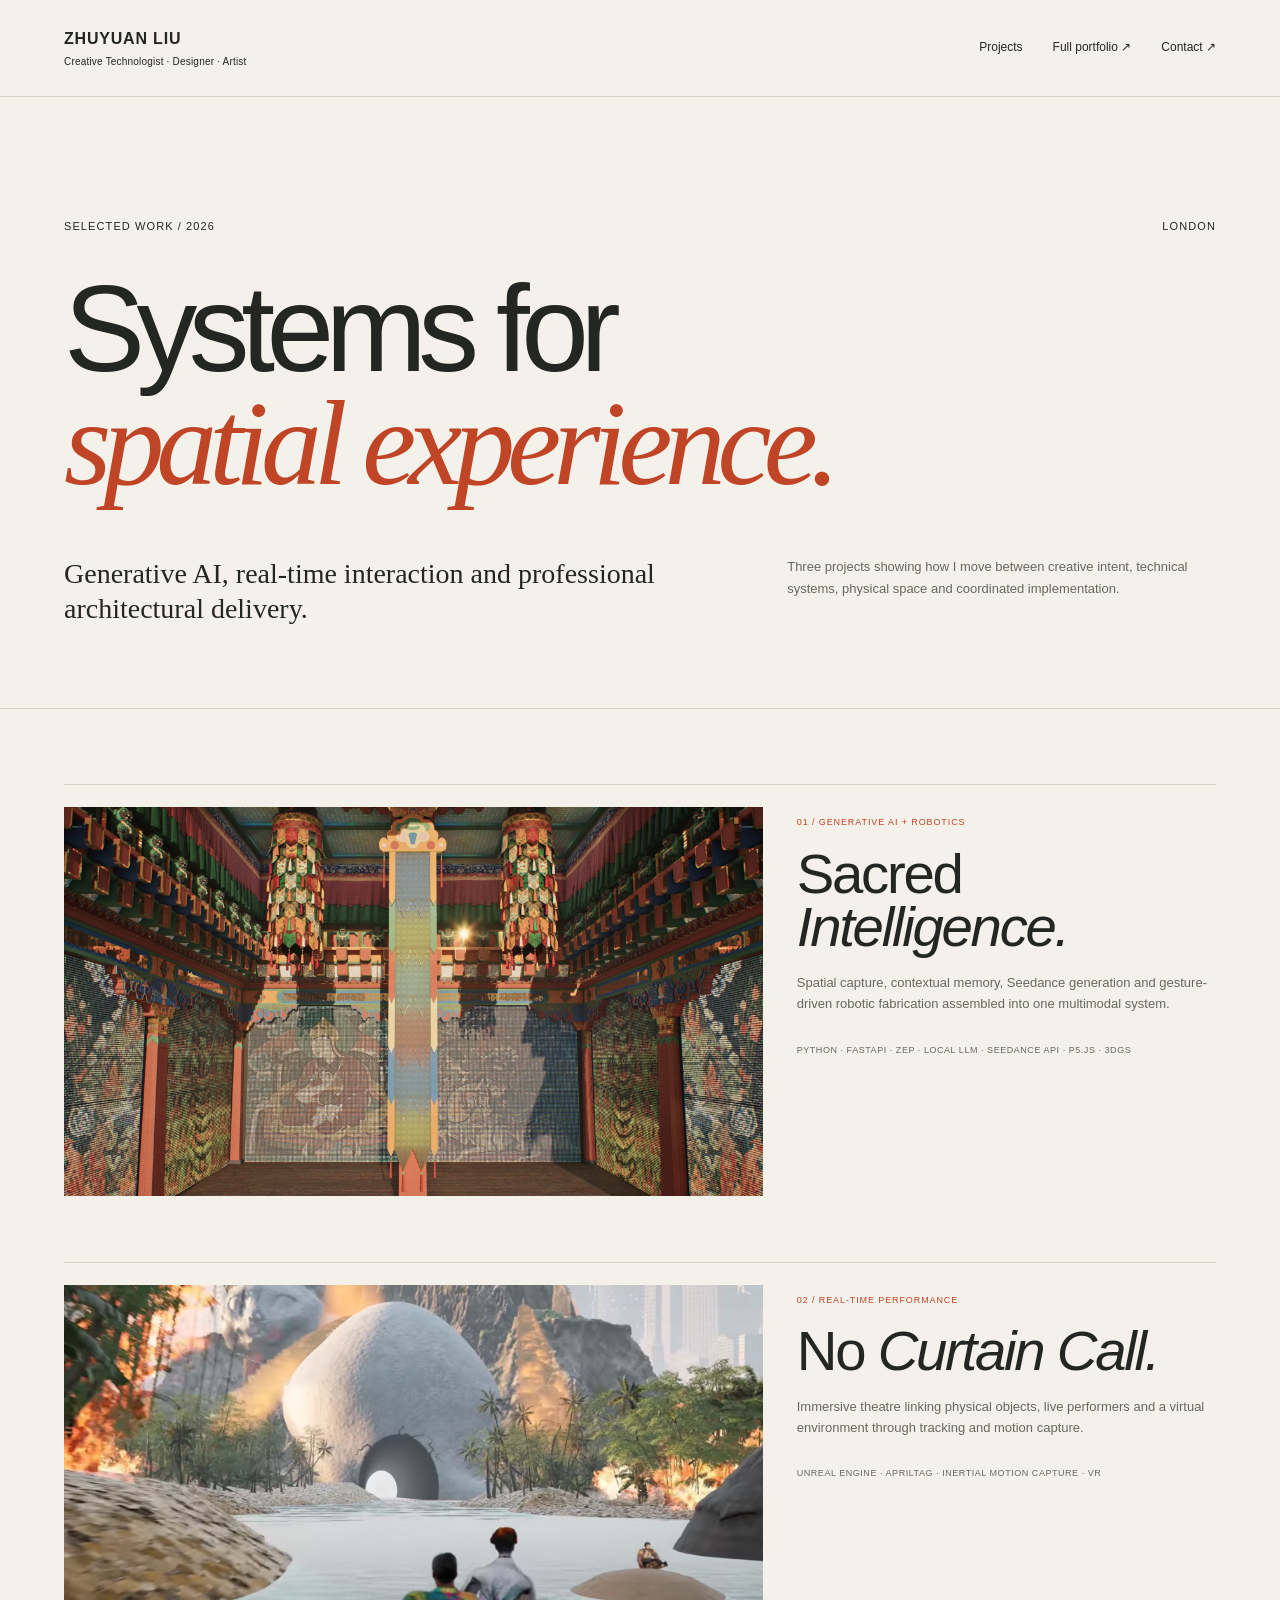
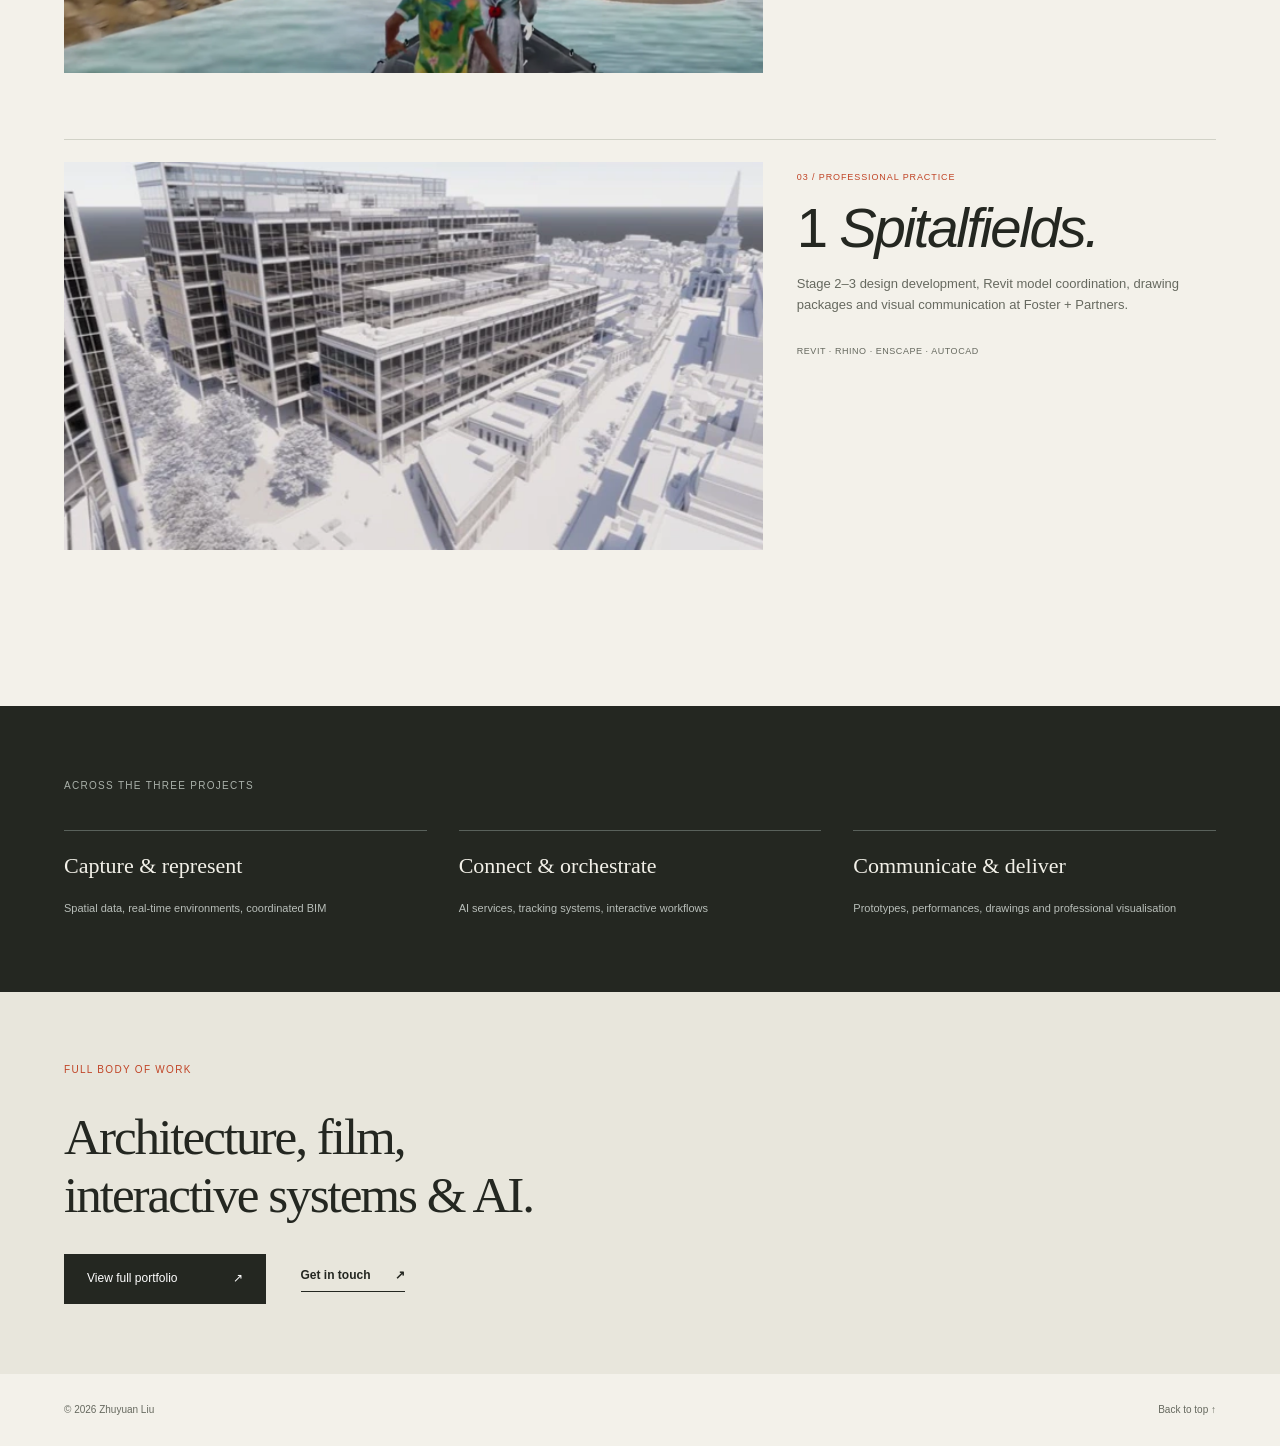
<file: index.html>
<!doctype html>
<html lang="en"><head><meta charset="utf-8"><meta name="viewport" content="width=device-width,initial-scale=1"><title>Selected Projects — Zhuyuan Liu</title><meta name="description" content="Selected projects by Zhuyuan Liu across generative AI, interactive systems, real-time media and professional architectural practice."><meta name="theme-color" content="#f3f1ea"><link rel="icon" href="favicon.svg" type="image/svg+xml"><link rel="stylesheet" href="style.css"></head><body>
<a class="skip" href="#main">Skip to content</a><header class="header"><a class="wordmark" href="#top">ZHUYUAN LIU<span>Creative Technologist · Designer · Artist</span></a><nav aria-label="Main navigation"><a href="#projects">Projects</a><a href="Portfolio_Zhuyuan_Liu.pdf" target="_blank" rel="noopener">Full portfolio ↗</a><a href="mailto:zhuyuan.liu@outlook.com">Contact ↗</a></nav></header>
<main id="main"><section class="landing-hero wrap" id="top"><div class="eyebrow"><span>Selected work / 2026</span><span>London</span></div><h1>Systems for<br><em>spatial experience.</em></h1><div class="landing-intro"><p>Generative AI, real-time interaction and professional architectural delivery.</p><p>Three projects showing how I move between creative intent, technical systems, physical space and coordinated implementation.</p></div></section>
<section class="wrap landing-projects" id="projects"><a class="project-card feature" href="projects/sacred-intelligence/"><figure><img src="assets/hero.webp" alt="Sacred Intelligence responsive ritual space"></figure><div class="project-card-copy"><span>01 / Generative AI + robotics</span><h2>Sacred<br><em>Intelligence.</em></h2><p>Spatial capture, contextual memory, Seedance generation and gesture-driven robotic fabrication assembled into one multimodal system.</p><small>Python · FastAPI · Zep · Local LLM · Seedance API · p5.js · 3DGS</small></div></a>
<a class="project-card feature" href="projects/no-curtain-call/">
<figure><img src="assets/ncc/vr.webp" alt="No Curtain Call virtual theatre and performance test"></figure>
<div class="project-card-copy">
<span>02 / Real-time performance</span>
<h2>No <em>Curtain Call.</em></h2>
<p>Immersive theatre linking physical objects, live performers and a virtual environment through tracking and motion capture.</p>
<small>Unreal Engine · AprilTag · Inertial motion capture · VR</small>
</div>
</a>
<a class="project-card feature" href="projects/1-spitalfields/">
<figure><img src="assets/spitalfields/hero.webp" alt="1 Spitalfields coordinated building model"></figure>
<div class="project-card-copy">
<span>03 / Professional practice</span>
<h2>1 <em>Spitalfields.</em></h2>
<p>Stage 2–3 design development, Revit model coordination, drawing packages and visual communication at Foster + Partners.</p>
<small>Revit · Rhino · Enscape · AutoCAD</small>
</div>
</a></section>
<section class="landing-note"><div class="wrap"><span class="section-label">Across the three projects</span><div class="landing-capabilities"><div><strong>Capture & represent</strong><span>Spatial data, real-time environments, coordinated BIM</span></div><div><strong>Connect & orchestrate</strong><span>AI services, tracking systems, interactive workflows</span></div><div><strong>Communicate & deliver</strong><span>Prototypes, performances, drawings and professional visualisation</span></div></div></div></section>
<section class="closing"><div class="wrap"><span class="section-label">Full body of work</span><h2>Architecture, film,<br>interactive systems & AI.</h2><div class="closing-links"><a class="button" href="Portfolio_Zhuyuan_Liu.pdf" target="_blank" rel="noopener">View full portfolio <span>↗</span></a><a class="text-link" href="mailto:zhuyuan.liu@outlook.com">Get in touch <span>↗</span></a></div></div></section></main><footer class="wrap"><span>© 2026 Zhuyuan Liu</span><a href="#top">Back to top ↑</a></footer><script src="script.js"></script></body></html>
</file>
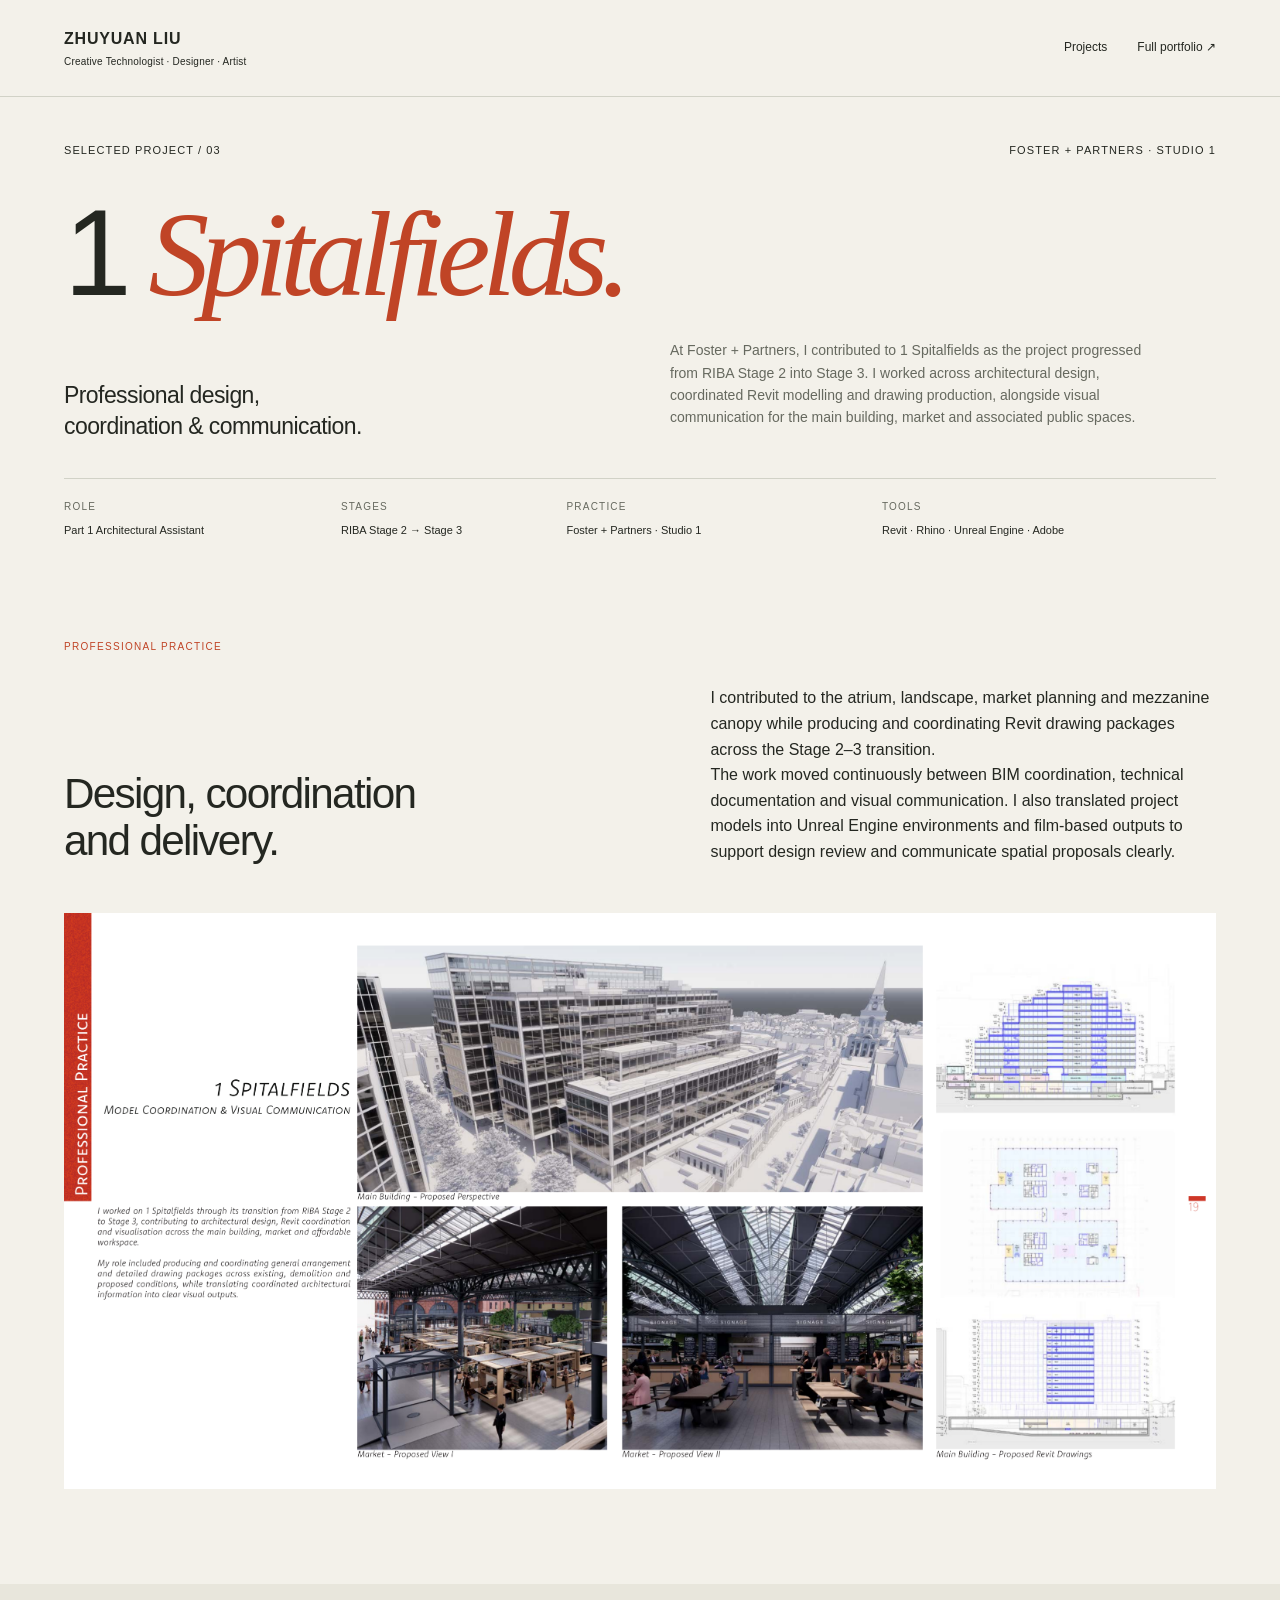
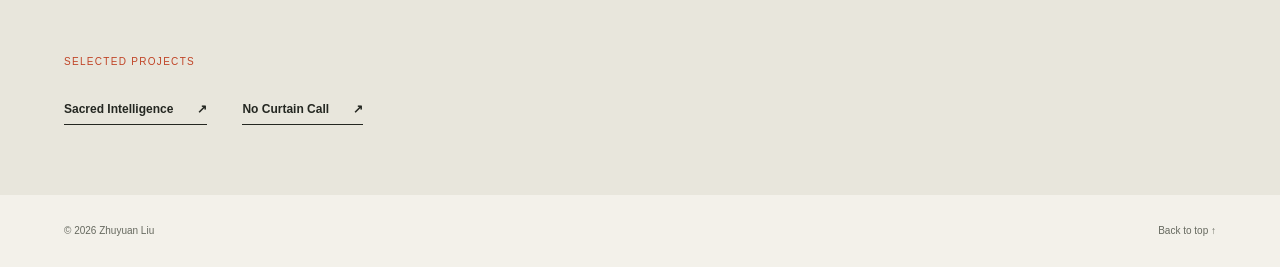
<file: projects/1-spitalfields/index.html>
<!doctype html>
<html lang="en">
<head>
<meta charset="utf-8">
<meta name="viewport" content="width=device-width,initial-scale=1">
<title>1 Spitalfields — Zhuyuan Liu</title>
<meta name="description" content="Professional practice at Foster + Partners on 1 Spitalfields, covering architectural design, coordinated Revit delivery and visual communication across RIBA Stages 2–3.">
<meta name="theme-color" content="#f3f1ea">
<link rel="icon" href="../../favicon.svg" type="image/svg+xml">
<link rel="stylesheet" href="../../style.css">
</head>
<body>
<a class="skip" href="#main">Skip to content</a>

<header class="header">
  <a class="wordmark" href="../../">ZHUYUAN LIU<span>Creative Technologist · Designer · Artist</span></a>
  <nav aria-label="Main navigation">
    <a href="../../#projects">Projects</a>
    <a href="../../Portfolio_Zhuyuan_Liu.pdf" target="_blank" rel="noopener">Full portfolio ↗</a>
  </nav>
</header>

<main id="main">
<section class="hero wrap project-hero" id="top">
  <div class="eyebrow">
    <span>Selected project / 03</span>
    <span>Foster + Partners · Studio 1</span>
  </div>

  <h1>1 <em>Spitalfields.</em></h1>

  <div class="hero-intro">
    <p>Professional design,<br>coordination & communication.</p>
    <div>
      <p class="intro-small">At Foster + Partners, I contributed to 1 Spitalfields as the project progressed from RIBA Stage 2 into Stage 3. I worked across architectural design, coordinated Revit modelling and drawing production, alongside visual communication for the main building, market and associated public spaces.</p>
    </div>
  </div>

  <div class="project-meta">
    <div><span>Role</span>Part 1 Architectural Assistant</div>
    <div><span>Stages</span>RIBA Stage 2 → Stage 3</div>
    <div><span>Practice</span>Foster + Partners · Studio 1</div>
    <div><span>Tools</span>Revit · Rhino · Unreal Engine · Adobe</div>
  </div>
</section>

<section class="wrap section sp-full-page">
  <div class="section-label">Professional practice</div>
  <div class="section-heading">
    <h2>Design, coordination<br>and delivery.</h2>
    <div>
      <p>I contributed to the atrium, landscape, market planning and mezzanine canopy while producing and coordinating Revit drawing packages across the Stage 2–3 transition.</p>
      <p>The work moved continuously between BIM coordination, technical documentation and visual communication. I also translated project models into Unreal Engine environments and film-based outputs to support design review and communicate spatial proposals clearly.</p>
    </div>
  </div>

  <figure class="full-portfolio-page">
    <img src="../../assets/spitalfields/portfolio-page-full.png" alt="Full portfolio page for 1 Spitalfields, shown uncropped" loading="lazy">
  </figure>
</section>

<section class="closing">
  <div class="wrap">
    <span class="section-label">Selected projects</span>
    <div class="closing-links">
      <a class="text-link" href="../sacred-intelligence/">Sacred Intelligence <span>↗</span></a>
      <a class="text-link" href="../no-curtain-call/">No Curtain Call <span>↗</span></a>
    </div>
  </div>
</section>
</main>

<footer class="wrap"><span>© 2026 Zhuyuan Liu</span><a href="#top">Back to top ↑</a></footer>
<script src="../../script.js"></script>
</body>
</html>
</file>
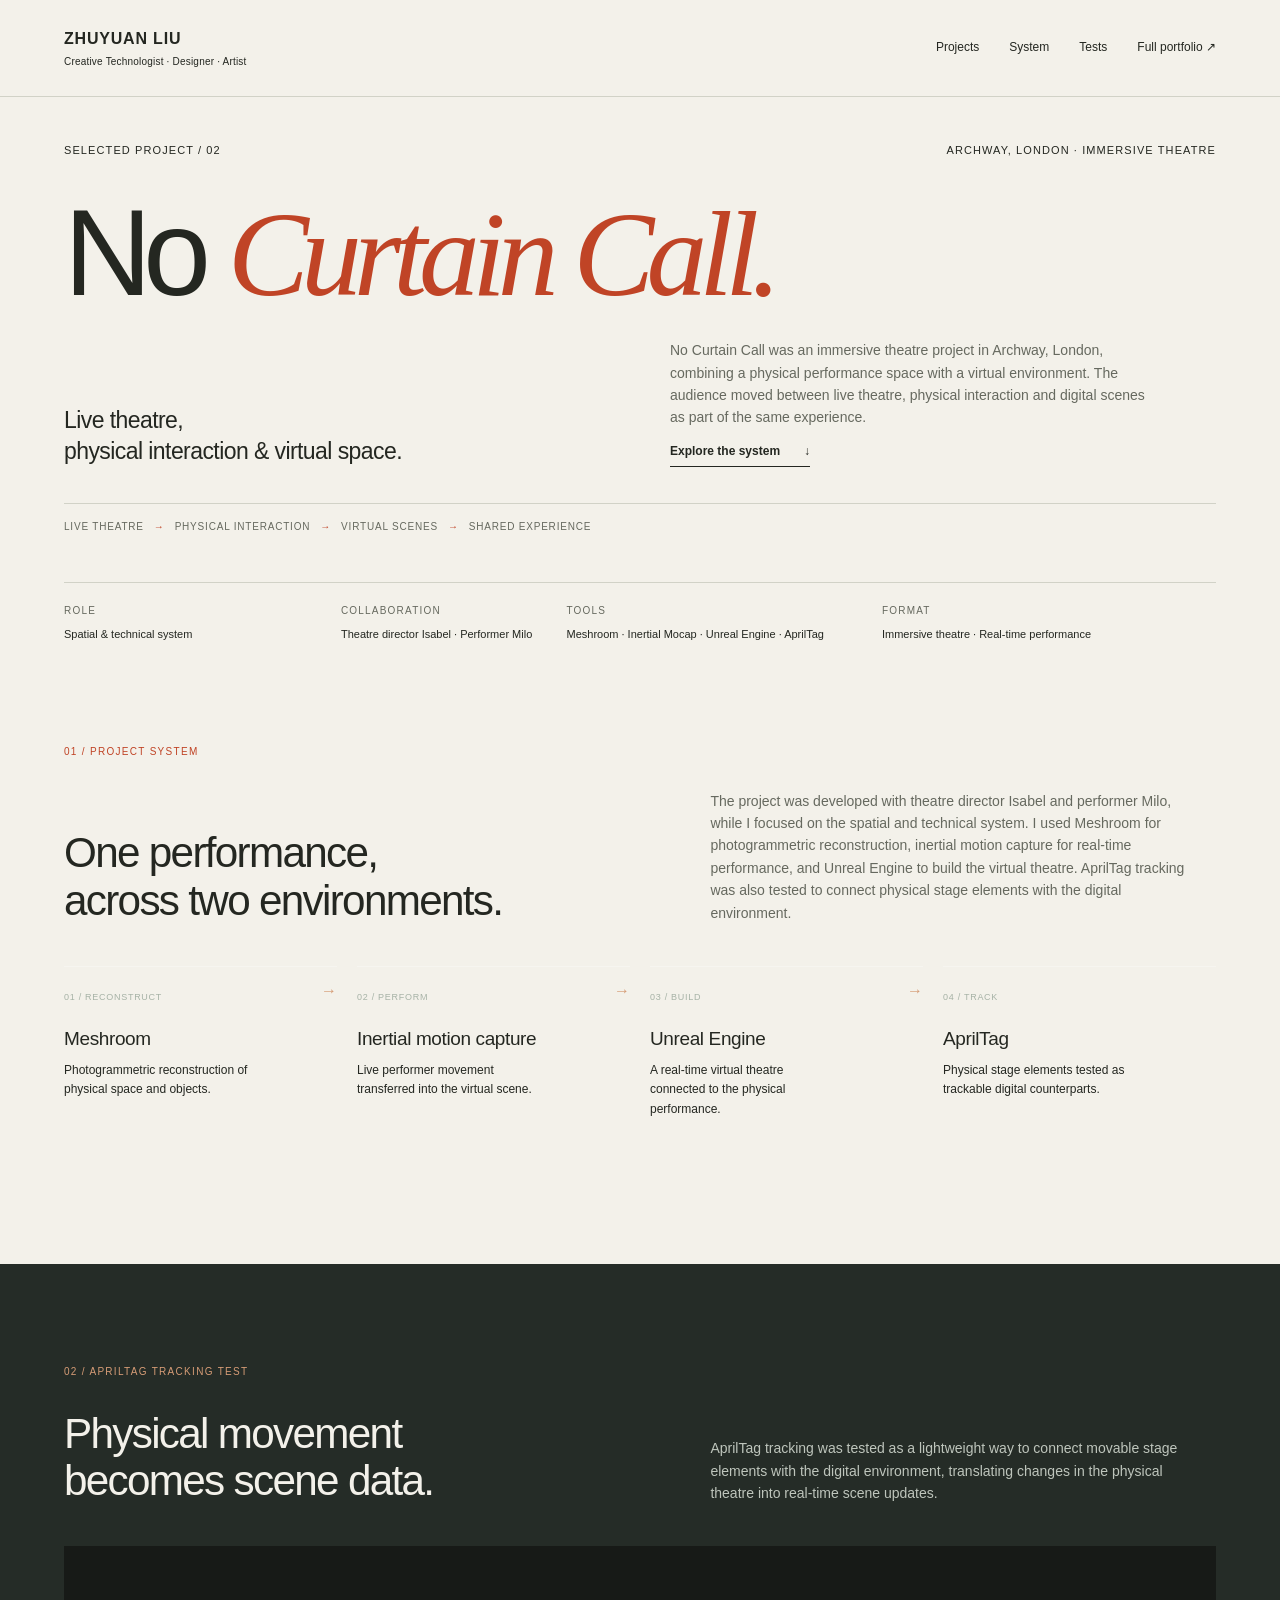
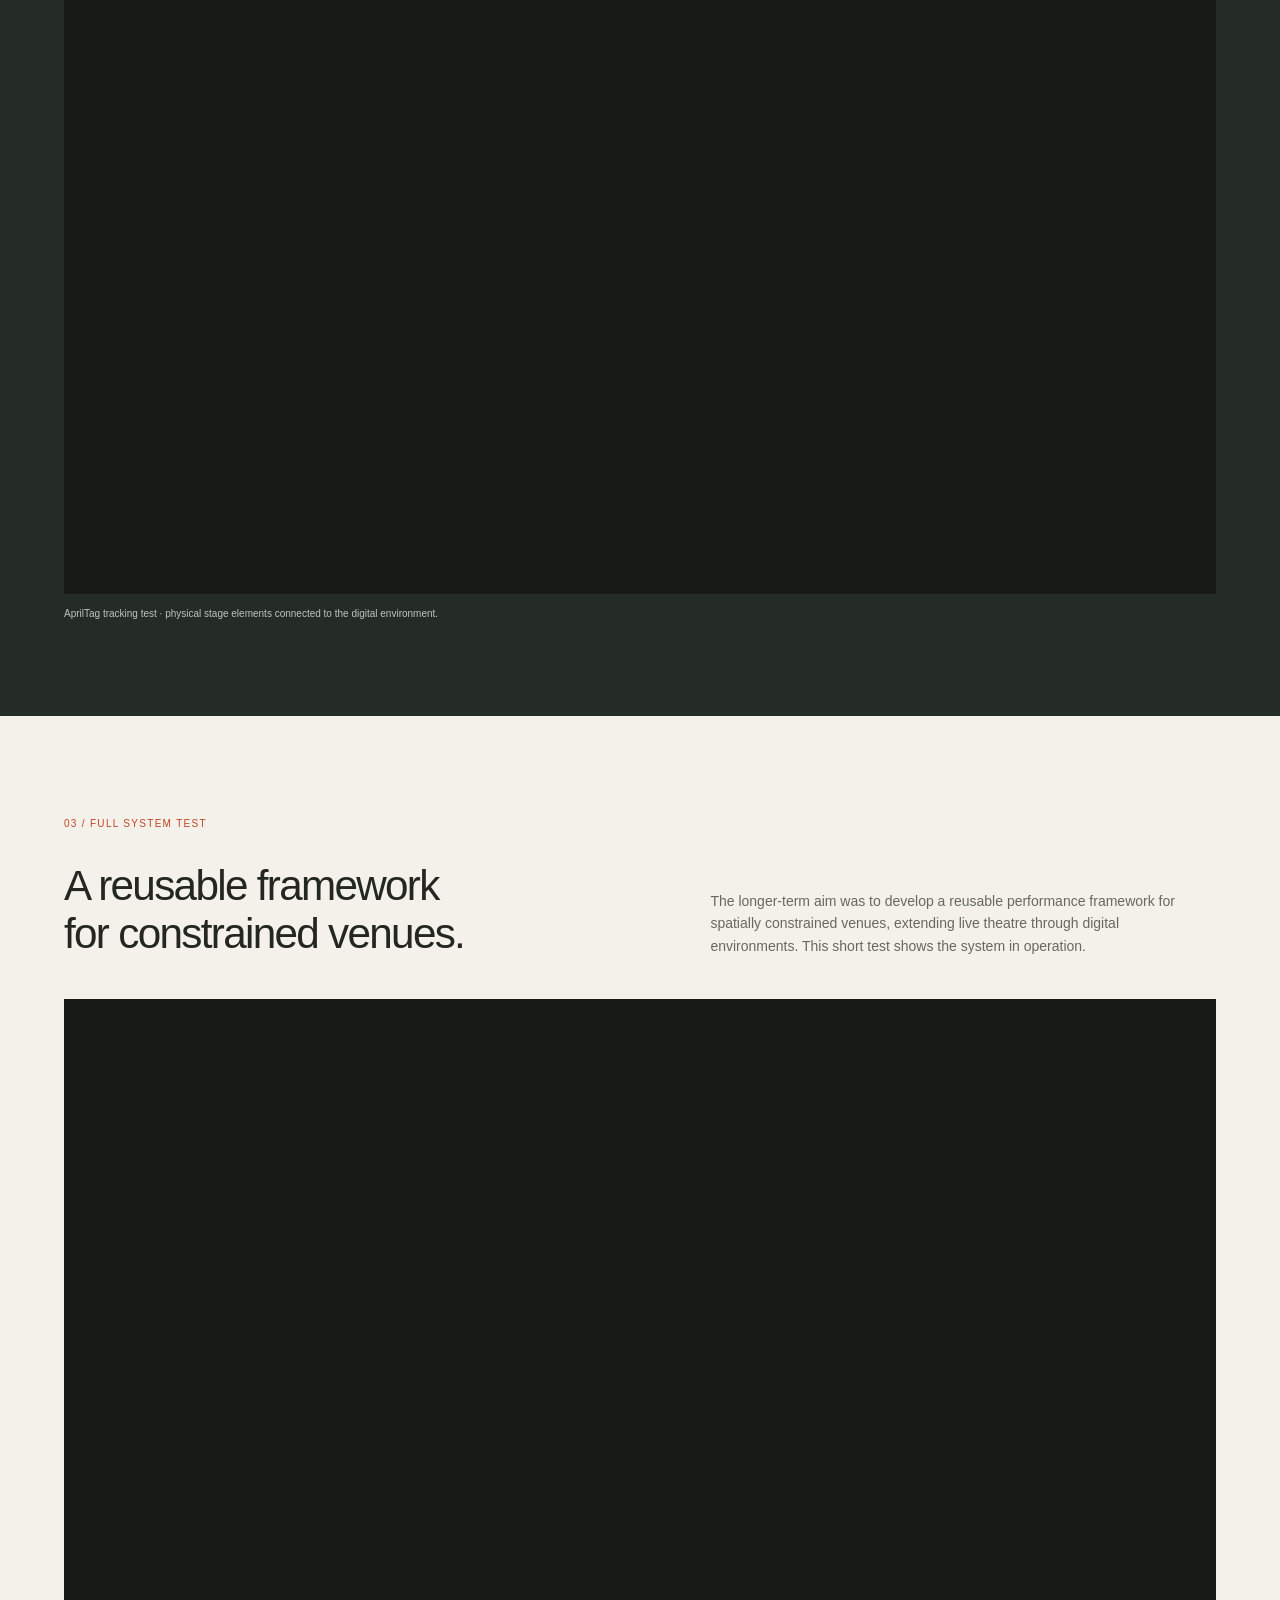
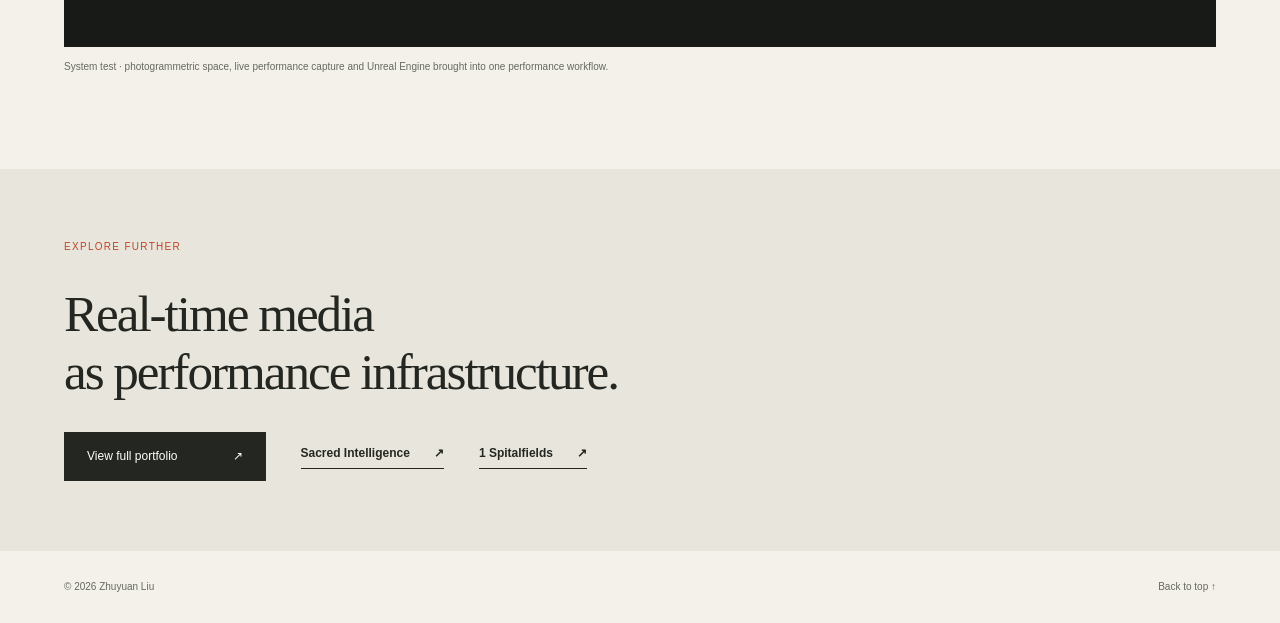
<file: projects/no-curtain-call/index.html>
<!doctype html>
<html lang="en">
<head>
<meta charset="utf-8">
<meta name="viewport" content="width=device-width,initial-scale=1">
<title>No Curtain Call — Zhuyuan Liu</title>
<meta name="description" content="No Curtain Call was an immersive theatre project in Archway, London, combining live performance, physical interaction and a virtual environment through photogrammetry, inertial motion capture, Unreal Engine and AprilTag tracking.">
<meta name="theme-color" content="#f3f1ea">
<link rel="icon" href="../../favicon.svg" type="image/svg+xml">
<link rel="stylesheet" href="../../style.css">
</head>
<body>
<a class="skip" href="#main">Skip to content</a>
<header class="header">
  <a class="wordmark" href="../../">ZHUYUAN LIU<span>Creative Technologist · Designer · Artist</span></a>
  <nav aria-label="Main navigation">
    <a href="../../#projects">Projects</a>
    <a href="#system">System</a>
    <a href="#tests">Tests</a>
    <a href="../../Portfolio_Zhuyuan_Liu.pdf" target="_blank" rel="noopener">Full portfolio ↗</a>
  </nav>
</header>

<main id="main">
<section class="hero wrap project-hero" id="top">
  <div class="eyebrow">
    <span>Selected project / 02</span>
    <span>Archway, London · Immersive theatre</span>
  </div>

  <h1>No <em>Curtain Call.</em></h1>

  <div class="hero-intro">
    <p>Live theatre,<br>physical interaction & virtual space.</p>
    <div>
      <p class="intro-small">No Curtain Call was an immersive theatre project in Archway, London, combining a physical performance space with a virtual environment. The audience moved between live theatre, physical interaction and digital scenes as part of the same experience.</p>
      <div class="hero-actions"><a class="text-link" href="#system">Explore the system <span>↓</span></a></div>
    </div>
  </div>

  <div class="hero-flow">
    <span>Live theatre</span><i>→</i><span>Physical interaction</span><i>→</i><span>Virtual scenes</span><i>→</i><span>Shared experience</span>
  </div>

  <div class="project-meta">
    <div><span>Role</span>Spatial & technical system</div>
    <div><span>Collaboration</span>Theatre director Isabel · Performer Milo</div>
    <div><span>Tools</span>Meshroom · Inertial Mocap · Unreal Engine · AprilTag</div>
    <div><span>Format</span>Immersive theatre · Real-time performance</div>
  </div>
</section>

<section class="wrap section" id="system">
  <div class="section-label">01 / Project system</div>
  <div class="section-heading">
    <h2>One performance,<br>across two environments.</h2>
    <p>The project was developed with theatre director Isabel and performer Milo, while I focused on the spatial and technical system. I used Meshroom for photogrammetric reconstruction, inertial motion capture for real-time performance, and Unreal Engine to build the virtual theatre. AprilTag tracking was also tested to connect physical stage elements with the digital environment.</p>
  </div>

  <ol class="pipeline compact-pipeline" aria-label="No Curtain Call technical system">
    <li>
      <span>01 / Reconstruct</span>
      <h3>Meshroom</h3>
      <p>Photogrammetric reconstruction of physical space and objects.</p>
    </li>
    <li>
      <span>02 / Perform</span>
      <h3>Inertial motion capture</h3>
      <p>Live performer movement transferred into the virtual scene.</p>
    </li>
    <li>
      <span>03 / Build</span>
      <h3>Unreal Engine</h3>
      <p>A real-time virtual theatre connected to the physical performance.</p>
    </li>
    <li>
      <span>04 / Track</span>
      <h3>AprilTag</h3>
      <p>Physical stage elements tested as trackable digital counterparts.</p>
    </li>
  </ol>
</section>

<section class="system-section" id="tests">
  <div class="wrap section">
    <div class="section-label">02 / AprilTag tracking test</div>
    <div class="section-heading">
      <h2>Physical movement<br>becomes scene data.</h2>
      <p>AprilTag tracking was tested as a lightweight way to connect movable stage elements with the digital environment, translating changes in the physical theatre into real-time scene updates.</p>
    </div>

    <div class="video-embed">
      <iframe
        src="https://www.youtube-nocookie.com/embed/BJPKWB3YkVE"
        title="No Curtain Call — AprilTag tracking test"
        loading="lazy"
        allow="accelerometer; autoplay; clipboard-write; encrypted-media; gyroscope; picture-in-picture; web-share"
        referrerpolicy="strict-origin-when-cross-origin"
        allowfullscreen></iframe>
    </div>
    <p class="caption">AprilTag tracking test · physical stage elements connected to the digital environment.</p>
  </div>
</section>

<section class="wrap section">
  <div class="section-label">03 / Full system test</div>
  <div class="section-heading">
    <h2>A reusable framework<br>for constrained venues.</h2>
    <p>The longer-term aim was to develop a reusable performance framework for spatially constrained venues, extending live theatre through digital environments. This short test shows the system in operation.</p>
  </div>

  <div class="video-embed">
    <iframe
      src="https://www.youtube-nocookie.com/embed/SQsxxkAxo9s"
      title="No Curtain Call — full system test"
      loading="lazy"
      allow="accelerometer; autoplay; clipboard-write; encrypted-media; gyroscope; picture-in-picture; web-share"
      referrerpolicy="strict-origin-when-cross-origin"
      allowfullscreen></iframe>
  </div>
  <p class="caption">System test · photogrammetric space, live performance capture and Unreal Engine brought into one performance workflow.</p>
</section>

<section class="closing">
  <div class="wrap">
    <span class="section-label">Explore further</span>
    <h2>Real-time media<br>as performance infrastructure.</h2>
    <div class="closing-links">
      <a class="button" href="../../Portfolio_Zhuyuan_Liu.pdf" target="_blank" rel="noopener">View full portfolio <span>↗</span></a>
      <a class="text-link" href="../sacred-intelligence/">Sacred Intelligence <span>↗</span></a>
      <a class="text-link" href="../1-spitalfields/">1 Spitalfields <span>↗</span></a>
    </div>
  </div>
</section>
</main>

<footer class="wrap"><span>© 2026 Zhuyuan Liu</span><a href="#top">Back to top ↑</a></footer>
<script src="../../script.js"></script>
</body>
</html>
</file>
<file: style.css>
:root{--paper:#f3f1ea;--ink:#242721;--muted:#66695f;--line:#d1d2c7;--accent:#c04426;--dark:#252c27}*{box-sizing:border-box}html{scroll-behavior:smooth;scroll-padding-top:95px}body{margin:0;background:var(--paper);color:var(--ink);font-family:Arial,Helvetica,sans-serif;font-size:16px;line-height:1.6}a{color:inherit;text-decoration:none}button{font:inherit;cursor:pointer}img{max-width:100%;display:block}figure,p,h1,h2,h3{margin:0}button,a{-webkit-tap-highlight-color:transparent}a:focus-visible,button:focus-visible{outline:3px solid var(--accent);outline-offset:5px}.wrap{max-width:1440px;margin:auto;padding-left:64px;padding-right:64px}.header{display:flex;justify-content:space-between;align-items:center;padding:26px 64px;border-bottom:1px solid var(--line);max-width:1600px;margin:auto}.wordmark{font-size:16px;font-weight:700;letter-spacing:.05em}.wordmark span{display:block;font-size:10px;font-weight:400;letter-spacing:.02em;margin-top:2px}.header nav{display:flex;gap:30px;font-size:12px}.header nav a:hover,.text-link:hover{color:var(--accent)}.eyebrow{display:flex;justify-content:space-between;font-size:11px;text-transform:uppercase;letter-spacing:.1em;margin-top:45px}h1{font-size:clamp(70px,9.5vw,142px);line-height:.93;font-weight:400;letter-spacing:-.07em;margin:38px 0 28px}h1 em{font-family:Georgia,'Times New Roman',serif;font-weight:400;color:var(--accent);letter-spacing:-.065em}.hero-intro{display:grid;grid-template-columns:1fr 1fr;gap:60px;align-items:end;margin-bottom:36px}.hero-intro>p{font-size:23px;line-height:1.35;letter-spacing:-.025em}.intro-small{max-width:480px;font-size:14px;color:var(--muted);margin-bottom:13px}.text-link{font-size:12px;font-weight:700;display:inline-flex;gap:24px;align-items:center;border-bottom:1px solid currentColor;padding-bottom:5px}.hero-image img{width:100%;aspect-ratio:2.28;object-fit:cover;object-position:center 55%}.hero-image figcaption{display:flex;justify-content:space-between;font-size:10px;color:var(--muted);padding-top:10px}.project-meta{display:grid;grid-template-columns:1fr .8fr 1.15fr 1.3fr;gap:20px;font-size:11px;margin-top:30px;border-top:1px solid var(--line);padding-top:20px}.project-meta span{display:block;color:var(--muted);font-size:10px;text-transform:uppercase;letter-spacing:.12em;margin-bottom:7px}.section{padding-top:100px;padding-bottom:95px}.section-label{display:block;text-transform:uppercase;font-size:10px;letter-spacing:.13em;color:var(--accent);margin-bottom:30px}.section-heading{display:grid;grid-template-columns:1.15fr 1fr;gap:65px;align-items:end;margin-bottom:42px}h2{font-size:clamp(30px,3.3vw,49px);font-weight:400;line-height:1.12;letter-spacing:-.04em}.section-heading>p{font-size:14px;color:var(--muted);max-width:490px}.demo-grid{display:grid;grid-template-columns:1fr 1fr;gap:32px}.video-cover{position:relative;border:0;padding:0;background:#d8d8ce;width:100%;overflow:hidden;text-align:left;color:#fff}.video-cover img{width:100%;height:330px;object-fit:cover;transition:transform .5s}.video-cover:hover img{transform:scale(1.03)}.video-cover:after{content:'';position:absolute;inset:45% 0 0;background:linear-gradient(transparent,#0009);pointer-events:none}.play{position:absolute;left:24px;bottom:51px;border:1px solid #fff9;border-radius:50%;display:grid;place-items:center;width:48px;height:48px;background:#0003;z-index:1;font-size:15px;padding-left:3px}.video-label{position:absolute;bottom:17px;left:24px;z-index:1;font-size:11px}.card-heading{display:flex;gap:18px;align-items:center;margin:25px 0 14px}.card-heading>span{font-family:Georgia,serif;color:var(--accent);font-style:italic;font-size:24px}h3{font-size:20px;font-weight:400;line-height:1.3;letter-spacing:-.02em}.demo p{font-size:13px;color:var(--muted);max-width:530px;margin-bottom:20px}.system-section{background:var(--dark);color:#f3f1ea}.system-section .section-label{color:#d69c76}.system-section .section-heading>p,.system-section p{color:#bec5bc}.tabs{display:flex;gap:30px;border-bottom:1px solid #ffffff30;margin-bottom:35px}.tabs button{border:0;border-bottom:2px solid transparent;color:#bdc5bb;background:none;padding:15px 0;font-size:13px}.tabs button[aria-selected=true]{color:#fff;border-color:#d69c76}.pipeline{padding:0;list-style:none;display:grid;grid-template-columns:repeat(5,1fr);gap:20px;margin:0 0 50px}.pipeline li{border-top:1px solid #ffffff40;padding-top:15px;position:relative}.pipeline li:not(:last-child):after{content:'→';position:absolute;right:0;top:11px;color:#d69c76}.pipeline span{font-size:9px;text-transform:uppercase;letter-spacing:.08em;color:#a6b2a6}.pipeline h3{margin:19px 0 10px;font-size:19px}.pipeline p{font-size:12px;max-width:190px}.flow-detail{border-top:1px solid #ffffff30;padding-top:35px;display:grid;grid-template-columns:1fr 1fr;gap:60px}.small-label{font-size:10px;color:#d69c76;text-transform:uppercase;letter-spacing:.1em}.flow-detail h3{font-size:25px;margin:13px 0}.flow-detail p{font-size:13px}.stats{display:flex;gap:50px;margin-top:25px}.stats strong{display:block;font-family:Georgia,serif;font-weight:400;font-size:32px}.stats span{font-size:10px;color:#bec5bc}.mural-strip{display:grid;grid-template-columns:repeat(4,1fr);gap:8px}.mural-strip img{width:100%;aspect-ratio:.65;object-fit:cover}.caption{font-size:10px!important;color:var(--muted);margin-top:12px;line-height:1.5}.detail-img{width:100%;max-height:280px;object-fit:contain;background:#fff}.decisions{display:grid;grid-template-columns:repeat(4,1fr);gap:30px;margin-bottom:65px}.decisions article{border-top:1px solid var(--line);padding-top:18px}.decisions article>span{font-size:11px;color:var(--accent)}.decisions h3{margin:20px 0 12px}.decisions p{font-size:13px;color:var(--muted)}.prototype-heading{display:flex;justify-content:space-between;align-items:start;gap:40px;margin-bottom:22px}.prototype-heading p{max-width:420px;font-size:12px;color:var(--muted)}.prototype-grid{display:grid;grid-template-columns:repeat(3,1fr);gap:22px}.prototype-grid img{width:100%;height:250px;object-fit:cover}.prototype-grid figcaption{font-size:11px;margin-top:14px;display:flex;gap:15px}.prototype-grid figcaption span{color:var(--accent)}.review{border-top:1px solid var(--line)}.review-grid{display:grid;grid-template-columns:1.25fr 1fr;gap:30px;margin-bottom:28px}.review-grid img{width:100%;height:360px;object-fit:cover}.closing{background:#e8e6dc;padding:70px 0}.closing h2{font-family:Georgia,serif;font-size:clamp(36px,4vw,58px);line-height:1.14}.closing p{font-size:13px;color:var(--muted);margin-top:20px}.closing-links{display:flex;gap:35px;align-items:center;margin-top:30px}.button{background:var(--ink);color:#fff;padding:15px 23px;font-size:12px;display:inline-flex;gap:55px}.button:hover{background:var(--accent)}footer{display:flex;justify-content:space-between;padding-top:28px!important;padding-bottom:28px!important;font-size:10px;color:var(--muted)}dialog{width:min(1000px,94vw);padding:20px;background:var(--paper);color:var(--ink);border:0;max-height:95vh}dialog::backdrop{background:#141b17dc}.dialog-bar{display:flex;justify-content:space-between;gap:20px;align-items:center;margin-bottom:16px;font-size:13px}#close-video{background:none;border:1px solid var(--line);padding:8px 13px;font-size:12px}#video-frame{aspect-ratio:16/9;background:#111}#video-frame iframe{width:100%;height:100%;border:0}dialog>p{font-size:12px;margin-top:14px}dialog>p a{text-decoration:underline}.skip{position:fixed;top:-60px;left:10px;background:white;padding:10px;z-index:10}.skip:focus{top:10px}[hidden]{display:none!important}
@media(min-width:1600px){.header{padding-left:144px;padding-right:144px}}
@media(max-width:900px){.wrap{padding-left:30px;padding-right:30px}.header{padding:22px 30px}.header nav{gap:18px}.project-meta{grid-template-columns:1fr 1fr}.section-heading{gap:35px;grid-template-columns:1fr 1fr}.video-cover img{height:260px}.decisions{grid-template-columns:1fr 1fr}.pipeline{gap:12px}.pipeline h3{font-size:16px}.flow-detail{gap:30px}.review-grid img{height:280px}.prototype-grid img{height:190px}}
@media(max-width:600px){.wrap{padding-left:22px;padding-right:22px}.header{padding:20px 22px;align-items:start}.wordmark{font-size:14px}.wordmark span{font-size:8px;max-width:165px}.header nav a:not(:last-child){display:none}.header nav{font-size:10px;padding-top:4px}.eyebrow{margin-top:28px;font-size:8px;gap:18px}.eyebrow span:last-child{text-align:right;max-width:150px}h1{font-size:clamp(64px,16vw,95px);margin-top:30px}.hero-intro{grid-template-columns:1fr;gap:20px;margin-bottom:27px}.hero-intro>p{font-size:21px}.hero-image img{aspect-ratio:1.35}.hero-image figcaption{font-size:8px;gap:20px}.hero-image figcaption span:last-child{text-align:right}.project-meta{font-size:10px;gap:19px}.section{padding-top:65px;padding-bottom:60px}.section-label{margin-bottom:22px}.section-heading{grid-template-columns:1fr;gap:20px;margin-bottom:30px}h2{font-size:34px}.section-heading>p{font-size:13px}.demo-grid{grid-template-columns:1fr;gap:40px}.video-cover img{height:auto;aspect-ratio:1.5}.tabs{gap:22px}.tabs button{font-size:11px}.pipeline{grid-template-columns:1fr;margin-bottom:32px;gap:0}.pipeline li{display:grid;grid-template-columns:90px 1fr;padding:17px 0;column-gap:10px}.pipeline span{grid-row:1/3;font-size:8px;padding-top:5px}.pipeline h3{margin:0 0 5px;font-size:18px}.pipeline p{max-width:none;font-size:12px}.pipeline li:not(:last-child):after{content:none}.flow-detail{grid-template-columns:1fr;gap:28px}.stats{gap:35px}.mural-strip img{aspect-ratio:.8}.decisions{gap:28px 20px;margin-bottom:40px}.decisions h3{font-size:19px;margin-top:12px}.decisions p{font-size:12px}.prototype-heading{display:block}.prototype-heading p{margin-top:12px}.prototype-grid{gap:12px;grid-template-columns:1fr}.prototype-grid img{height:auto;max-height:360px;object-fit:cover}.prototype-grid figure{margin-bottom:16px}.review-grid{grid-template-columns:1fr;gap:24px}.review-grid img{height:auto}.closing{padding:55px 0}.closing-links{gap:25px}.button{gap:20px;padding:13px 17px}.closing-links .text-link{font-size:11px}dialog{padding:12px}.dialog-bar{font-size:11px}}
@media(prefers-reduced-motion:reduce){html{scroll-behavior:auto}*{transition:none!important}}

/* BytePlus case-study additions */
.hero-actions{display:flex;gap:26px;align-items:center;flex-wrap:wrap}.button-link{border:0;background:none;color:inherit;padding:0}.hero-flow{display:flex;align-items:center;gap:10px;flex-wrap:wrap;border-top:1px solid var(--line);padding:15px 0 17px;margin-bottom:16px;font-size:10px;text-transform:uppercase;letter-spacing:.08em;color:var(--muted)}.hero-flow span{white-space:nowrap}.hero-flow i{font-style:normal;color:var(--accent)}.hero-flow strong{font-weight:400;color:var(--accent);margin:0 3px}.capture-section{border-top:1px solid var(--line)}.capture-grid{display:grid;grid-template-columns:1fr 1fr;gap:34px;margin-bottom:52px}.capture-story{border-top:1px solid var(--line);padding-top:20px}.capture-story h3{font-size:26px;max-width:540px;margin:13px 0 14px}.capture-story>p{font-size:13px;color:var(--muted);max-width:570px;margin-bottom:24px}.capture-reel{margin-top:8px}.capture-reel img{height:310px;object-position:center}.capture-survey figure{margin-top:24px}.capture-survey figure img{width:100%;height:310px;object-fit:contain;background:#eceae2}.capture-pipeline{list-style:none;padding:0;margin:0;display:grid;grid-template-columns:repeat(6,1fr);gap:15px}.capture-pipeline li{border-top:1px solid var(--line);padding:14px 8px 0 0;min-height:125px}.capture-pipeline li>span{display:block;color:var(--accent);font-size:9px;letter-spacing:.1em;margin-bottom:18px}.capture-pipeline strong{display:block;font-size:15px;font-weight:400;margin-bottom:8px}.capture-pipeline small{display:block;color:var(--muted);font-size:10px;line-height:1.45}.capture-principle{margin-top:34px;border-left:2px solid var(--accent);padding:4px 0 4px 18px;display:flex;gap:28px;align-items:baseline}.capture-principle span{font-size:9px;text-transform:uppercase;letter-spacing:.1em;color:var(--muted);white-space:nowrap}.capture-principle p{font-family:Georgia,'Times New Roman',serif;font-size:19px;font-style:italic}.operation{border-top:1px solid var(--line)}.operation-grid{display:grid;grid-template-columns:repeat(4,1fr);gap:30px;margin-bottom:46px}.operation-grid article{border-top:1px solid var(--line);padding-top:18px}.operation-grid article>span{font-size:9px;text-transform:uppercase;letter-spacing:.1em;color:var(--accent)}.operation-grid h3{margin:18px 0 11px;font-size:19px}.operation-grid p{font-size:12px;color:var(--muted)}.evidence-grid{display:grid;grid-template-columns:1.55fr .65fr;gap:28px;align-items:start}.evidence-grid img{width:100%;background:#fff}.evidence-wide img{max-height:430px;object-fit:contain}.evidence-small img{max-height:430px;object-fit:cover}
@media(max-width:900px){.capture-grid{gap:26px}.capture-story h3{font-size:22px}.capture-reel img,.capture-survey figure img{height:250px}.capture-pipeline{grid-template-columns:repeat(3,1fr);row-gap:26px}.operation-grid{grid-template-columns:1fr 1fr}.evidence-grid{grid-template-columns:1.25fr .75fr}}
@media(max-width:600px){.hero-actions{gap:18px}.hero-flow{gap:7px;font-size:8px;line-height:1.45}.capture-grid{grid-template-columns:1fr;gap:42px}.capture-story h3{font-size:23px}.capture-reel img,.capture-survey figure img{height:auto}.capture-pipeline{grid-template-columns:1fr 1fr;gap:20px 16px}.capture-pipeline li{min-height:110px}.capture-principle{display:block}.capture-principle p{margin-top:8px;font-size:17px}.operation-grid{grid-template-columns:1fr;gap:24px}.evidence-grid{grid-template-columns:1fr}}


/* Technical project book */
.documentation{border-top:1px solid var(--line)}
.doc-card{display:grid;grid-template-columns:1.25fr .75fr;gap:56px;border-top:1px solid var(--line);padding-top:28px}
.doc-copy h3{font-size:28px;max-width:620px;margin:14px 0 14px;font-weight:400;line-height:1.2}
.doc-copy>p{font-size:13px;color:var(--muted);max-width:650px}
.doc-topics{display:flex;flex-wrap:wrap;gap:8px;margin:26px 0 30px;max-width:700px}
.doc-topics span{border:1px solid var(--line);padding:8px 10px;font-size:9px;text-transform:uppercase;letter-spacing:.06em;color:var(--muted)}
.doc-button{width:max-content}
.doc-index{border-left:1px solid var(--line);padding-left:28px}
.doc-index div{display:grid;grid-template-columns:55px 1fr;border-top:1px solid var(--line);padding:16px 0 17px}
.doc-index div:first-child{border-top:0;padding-top:0}
.doc-index span{grid-row:1/3;color:var(--accent);font-size:10px;letter-spacing:.08em}
.doc-index strong{font-size:13px;font-weight:400}
.doc-index small{font-size:10px;color:var(--muted);margin-top:5px}
@media(max-width:900px){.doc-card{gap:34px}.doc-index{padding-left:22px}}
@media(max-width:600px){.doc-card{grid-template-columns:1fr;gap:38px}.doc-copy h3{font-size:23px}.doc-index{border-left:0;border-top:1px solid var(--line);padding:24px 0 0}.doc-topics{margin:22px 0 26px}.closing-links{flex-wrap:wrap}}

/* v4 multi-project portfolio */
.landing-hero{padding-top:76px;padding-bottom:82px;border-bottom:1px solid var(--line)}
.landing-hero h1{max-width:1050px;margin-bottom:56px}.landing-intro{display:grid;grid-template-columns:1.2fr .8fr;gap:80px;align-items:start}.landing-intro p:first-child{font-family:Georgia,'Times New Roman',serif;font-size:28px;line-height:1.25}.landing-intro p:last-child{max-width:470px;font-size:13px;color:var(--muted);line-height:1.65}
.landing-projects{padding-top:75px;padding-bottom:90px}.project-card{display:grid;grid-template-columns:1.25fr .75fr;gap:34px;border-top:1px solid var(--line);padding-top:22px;margin-bottom:66px;color:inherit}.project-card-row{display:grid;grid-template-columns:1fr 1fr;gap:34px}.project-card-row .project-card{display:block;margin-bottom:0}.project-card figure{overflow:hidden;background:#e7e4dc}.project-card figure img{width:100%;height:100%;object-fit:cover;transition:transform .45s ease}.project-card.feature figure{aspect-ratio:1.8}.project-card-row figure{aspect-ratio:1.45;margin-bottom:22px}.project-card:hover figure img{transform:scale(1.015)}.project-card-copy>span{font-size:9px;text-transform:uppercase;letter-spacing:.1em;color:var(--accent)}.project-card-copy h2{margin:14px 0 18px;font-size:clamp(36px,4.4vw,68px);line-height:.95}.project-card-row .project-card-copy h2{font-size:clamp(32px,3vw,48px)}.project-card-copy p{font-size:13px;color:var(--muted);max-width:520px;line-height:1.65;margin-bottom:20px}.project-card-copy small{font-size:9px;text-transform:uppercase;letter-spacing:.06em;color:var(--muted)}
.landing-note{background:var(--ink);color:#f2f0e8;padding:72px 0}.landing-note .section-label{color:#aab1aa}.landing-capabilities{display:grid;grid-template-columns:repeat(3,1fr);gap:32px;margin-top:36px}.landing-capabilities div{border-top:1px solid #59615b;padding-top:17px}.landing-capabilities strong{display:block;font-family:Georgia,serif;font-size:22px;font-weight:400;margin-bottom:11px}.landing-capabilities span{font-size:11px;color:#b8beb9;line-height:1.55}
.project-hero .hero-image img{max-height:650px;object-fit:cover}.case-grid{display:grid;grid-template-columns:1.18fr .82fr;gap:44px;align-items:center}.case-grid figure img{width:100%;max-height:610px;object-fit:cover}.case-copy h3{font-size:30px;font-weight:400;line-height:1.18;margin:14px 0 16px}.case-copy p{font-size:13px;color:var(--muted);line-height:1.65}.two-up figure img{object-fit:contain;background:#ebe9e1}.compact-pipeline{grid-template-columns:repeat(4,1fr)}
.performance-grid{display:grid;grid-template-columns:1fr 1fr;gap:28px}.performance-grid article{border-top:1px solid var(--line);padding-top:18px}.performance-grid img{width:100%;height:390px;object-fit:cover;margin-bottom:18px}.performance-grid h3{font-size:22px;font-weight:400;margin:10px 0 10px}.performance-grid p{font-size:12px;color:var(--muted);line-height:1.6}.outcome-strip{border-top:1px solid var(--line)}.board-figure img{width:100%;max-height:780px;object-fit:contain;background:#ebe9e1}
.project-switch{padding-top:44px;padding-bottom:64px;border-top:1px solid var(--line)}.switch-grid{display:grid;grid-template-columns:1fr 1fr;gap:28px}.switch-grid a{border-top:1px solid var(--line);padding:16px 0 4px;display:grid;grid-template-columns:45px 1fr;gap:5px 12px;color:inherit}.switch-grid span{grid-row:1/3;color:var(--accent);font-size:10px}.switch-grid strong{font-size:18px;font-weight:400}.switch-grid small{font-size:10px;color:var(--muted)}
.professional-grid{display:grid;grid-template-columns:repeat(3,1fr);gap:30px}.professional-grid article{border-top:1px solid var(--line);padding-top:18px}.professional-grid span{font-size:9px;text-transform:uppercase;letter-spacing:.1em;color:var(--accent)}.professional-grid h3{font-size:21px;font-weight:400;margin:18px 0 12px}.professional-grid p{font-size:12px;color:var(--muted);line-height:1.6}.coord-grid{grid-template-columns:.8fr 1.2fr}.drawing-figure img{max-height:690px!important;object-fit:contain!important;background:#fff}.tag-row{display:flex;flex-wrap:wrap;gap:8px;margin-top:24px}.tag-row span{border:1px solid var(--line);padding:7px 9px;font-size:9px;color:var(--muted);text-transform:uppercase;letter-spacing:.05em}.market-grid img{height:360px}
@media(max-width:900px){.landing-intro{gap:35px}.project-card{grid-template-columns:1fr 1fr}.case-grid{gap:28px}.performance-grid img{height:300px}.professional-grid{grid-template-columns:1fr 1fr}.coord-grid{grid-template-columns:1fr 1fr}}
@media(max-width:600px){.landing-hero{padding-top:46px;padding-bottom:55px}.landing-intro{grid-template-columns:1fr;gap:20px}.landing-intro p:first-child{font-size:22px}.project-card,.project-card-row{grid-template-columns:1fr}.project-card.feature figure,.project-card-row figure{aspect-ratio:1.35}.project-card.feature .project-card-copy{margin-top:20px}.project-card-row{gap:52px}.landing-capabilities{grid-template-columns:1fr;gap:25px}.case-grid,.performance-grid,.coord-grid{grid-template-columns:1fr}.case-grid{gap:28px}.compact-pipeline{grid-template-columns:1fr}.performance-grid img,.market-grid img{height:auto;max-height:420px}.professional-grid{grid-template-columns:1fr}.switch-grid{grid-template-columns:1fr}.project-hero .hero-image img{height:auto}.board-figure img{max-height:none}}

.video-embed{position:relative;width:100%;aspect-ratio:16/9;background:#171a17;overflow:hidden;margin-top:34px}.video-embed iframe{position:absolute;inset:0;width:100%;height:100%;border:0}


.spitalfields-single{padding-top:90px}
.spitalfields-copy{display:grid;grid-template-columns:minmax(0,.9fr) minmax(0,1.1fr);gap:80px;align-items:start;max-width:1200px}
.spitalfields-copy h2{margin:0;font-size:clamp(40px,5vw,74px);line-height:.98;font-weight:400;letter-spacing:-.045em}
.spitalfields-copy p{margin:0 0 18px;max-width:760px}
.spitalfields-tags{margin:44px 0 60px}
.spitalfields-wide{margin:0}
.spitalfields-wide img{width:100%;display:block}
.spitalfields-gallery{display:grid;grid-template-columns:1fr 1fr;gap:22px;margin-top:24px}
.spitalfields-gallery figure{margin:0}
.spitalfields-gallery img{width:100%;height:100%;max-height:620px;object-fit:cover;display:block}
@media(max-width:800px){
  .spitalfields-copy{grid-template-columns:1fr;gap:28px}
  .spitalfields-gallery{grid-template-columns:1fr}
}

.full-portfolio-page{margin:48px 0 0}
.full-portfolio-page img{display:block;width:100%;height:auto;object-fit:contain}
</file>
